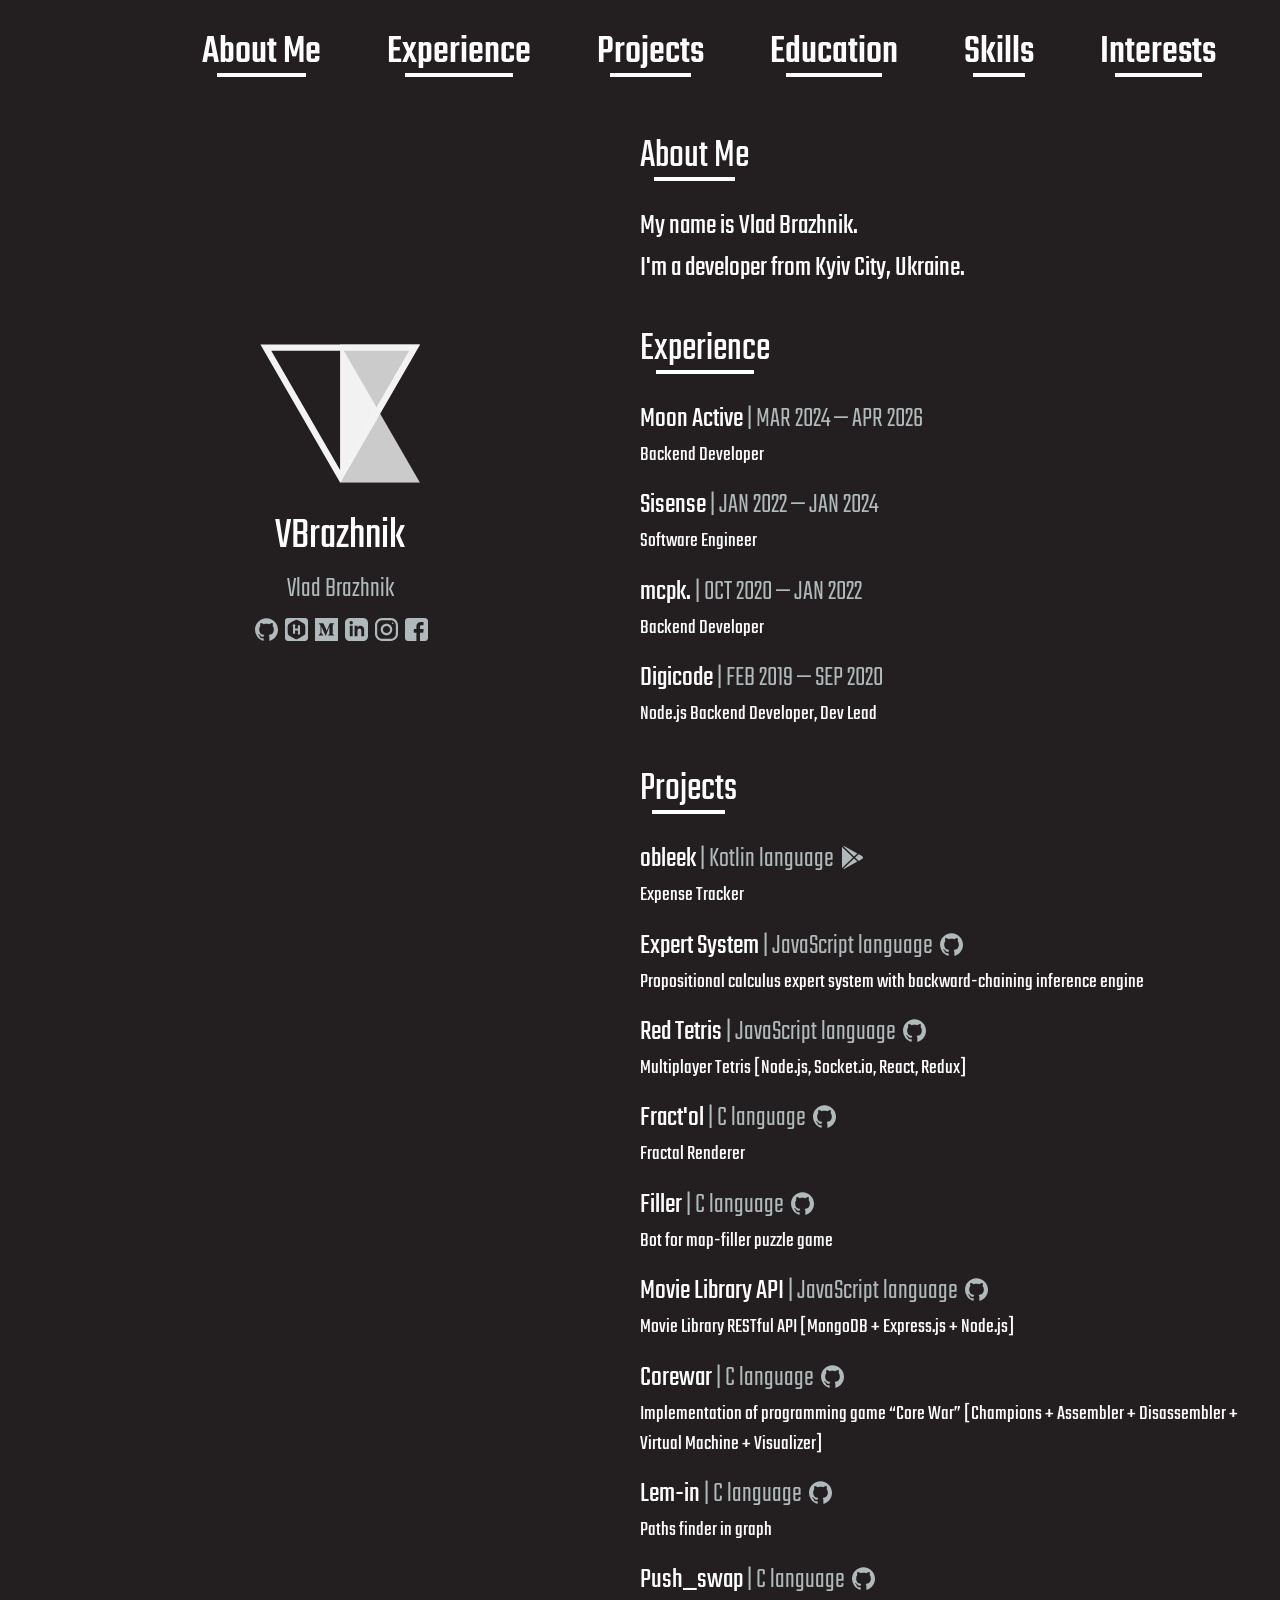
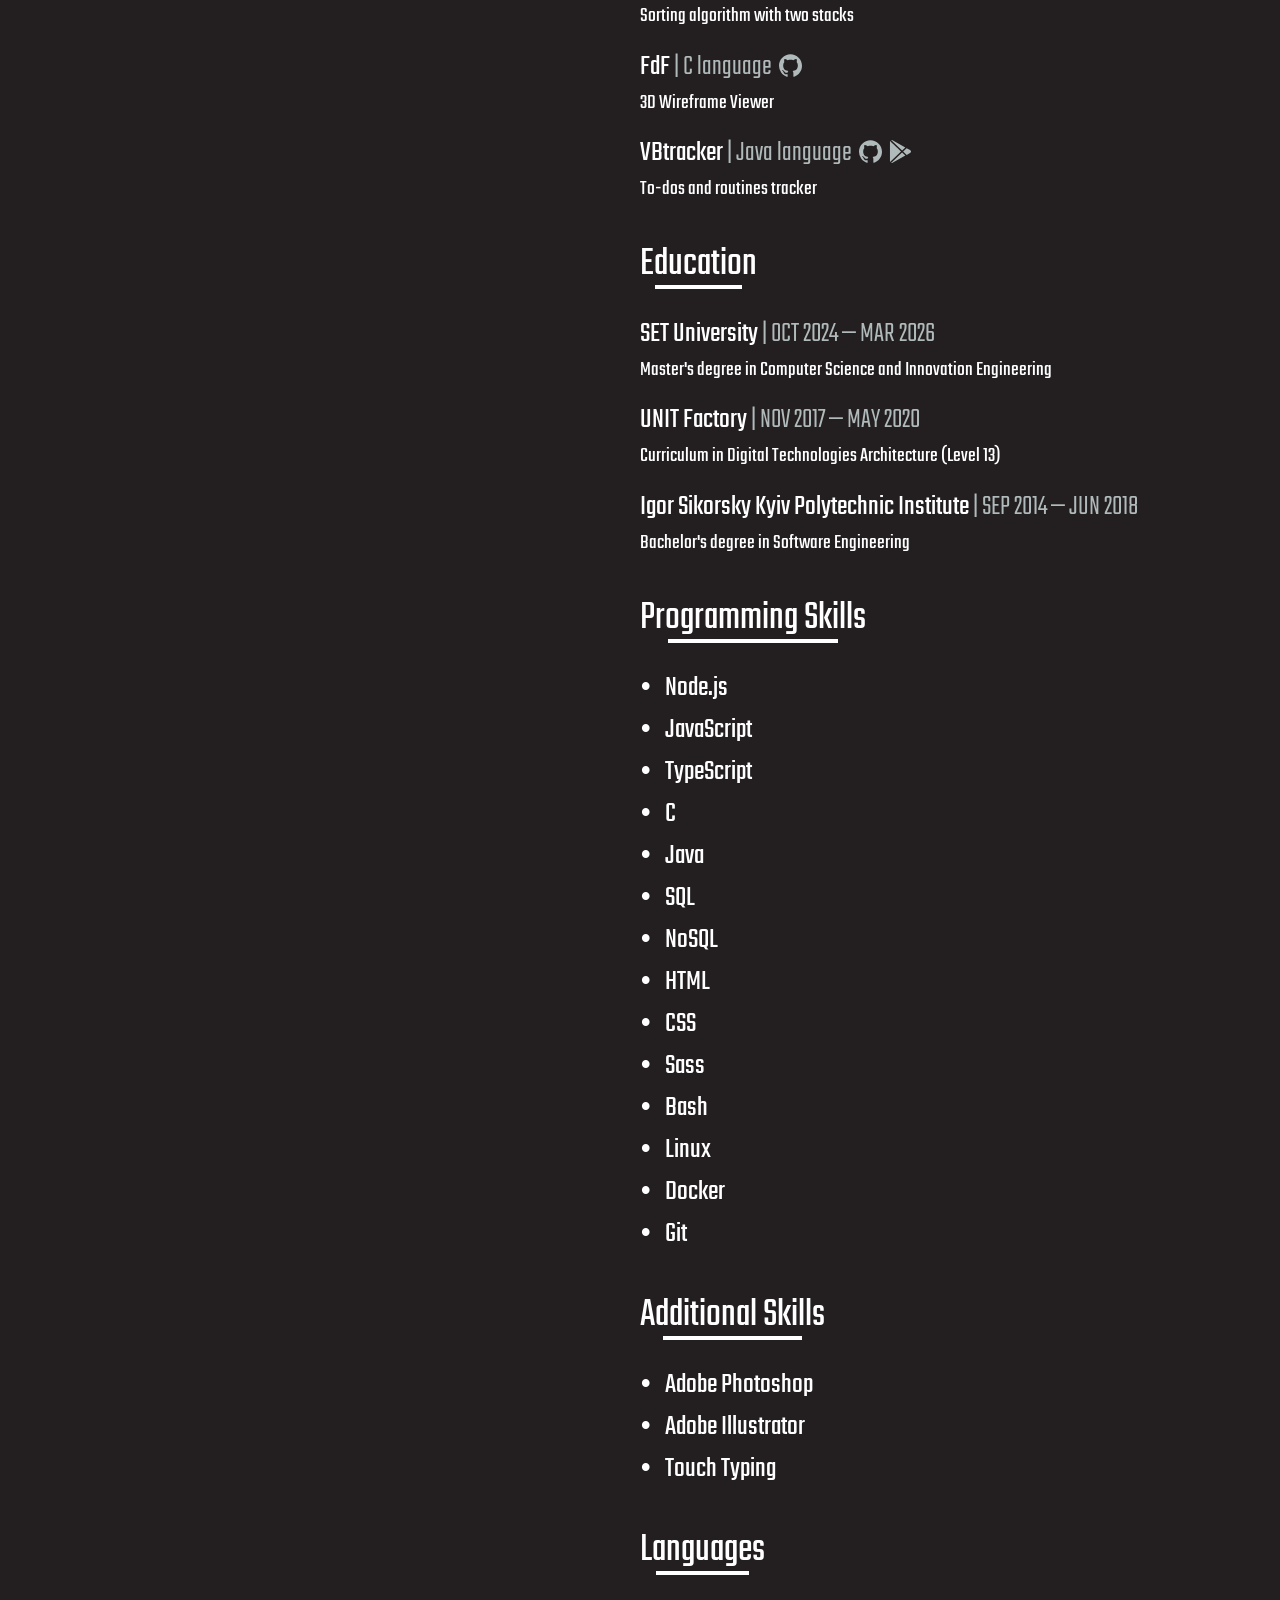
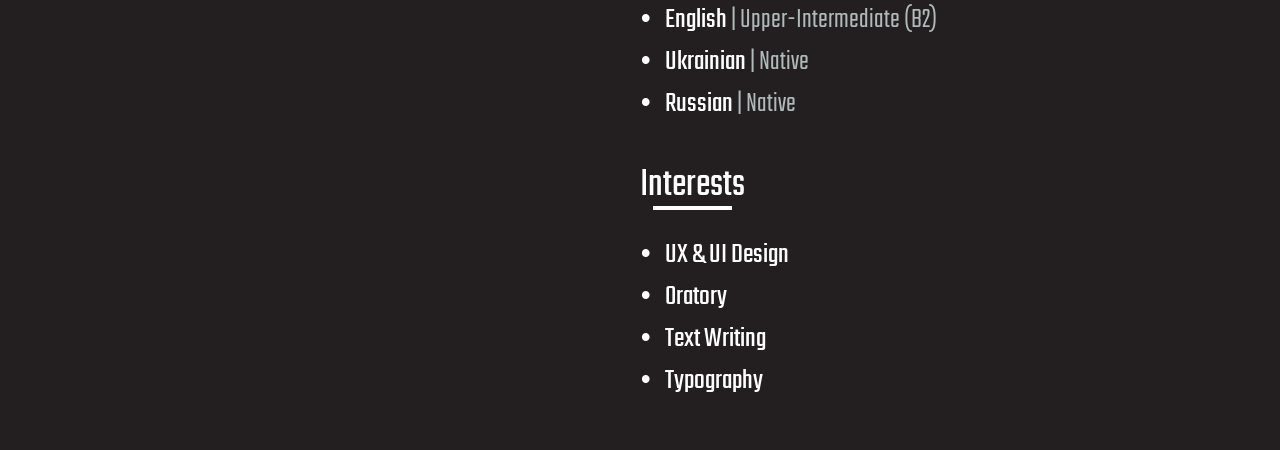
<file: index.html>
<!DOCTYPE html>

<html lang="en">

	<head>
		<!-- Charset -->
		<meta charset="utf-8"/>

		<!-- Favicon -->
		<link rel="apple-touch-icon" sizes="180x180" href="./favicon/apple-touch-icon.png"/>
		<link rel="icon" type="image/png" sizes="32x32" href="./favicon/favicon-32x32.png"/>
		<link rel="icon" type="image/png" sizes="16x16" href="./favicon/favicon-16x16.png"/>
		<link rel="manifest" href="./favicon/site.webmanifest"/>
		<link rel="mask-icon" href="./favicon/safari-pinned-tab.svg" color="#1D191A"/>
		<link rel="shortcut icon" href="./favicon/favicon.ico"/>
		<meta name="msapplication-TileColor" content="#1D191A"/>
		<meta name="msapplication-config" content="./favicon/browserconfig.xml"/>
		<meta name="theme-color" content="#FFFFFF"/>

		<!-- Style -->
		<link href="./css/reset.css" rel="stylesheet"/>
		<link href="./css/style.css" rel="stylesheet"/>

		<!-- Title -->
		<title>VBrazhnik</title>

	</head>

	<body>

		<header id="menu" class="scroll">
			<ul>
				<li>
					<a href="#about_me">About Me</a>
					<hr/>
				</li>
				<li>
					<a href="#experience">Experience</a>
					<hr/>
				</li>
				<li>
					<a href="#projects">Projects</a>
					<hr/>
				</li>
				<li>
					<a href="#education">Education</a>
					<hr/>
				</li>
				<li>
					<a href="#programming_skills">Skills</a>
					<hr/>
				</li>
				<li>
					<a href="#interests">Interests</a>
					<hr/>
				</li>
			</ul>
		</header>

		<div id="container">

			<div id="profile">
				<div id="profile_content">
					<img src="./images/logo.svg" id="logo" alt="Logo">
					<p id="name">VBrazhnik</p>
					<p><span class="light">Vlad Brazhnik</span></p>
					<p>
						<a href="https://github.com/VBrazhnik/"><span class="social github"/></a>
						<a href="https://www.hackerrank.com/VBrazhnik/"><span class="social hackerrank"/></a>
						<a href="https://medium.com/@vbrazhnik/"><span class="social medium"/></a>
						<a href="https://www.linkedin.com/in/vbrazhnik/"><span class="social linkedin"/></a>
						<a href="https://instagram.com/vbrazhnik.png/"><span class="social instagram"/></a>
						<a href="https://fb.com/vbrazhnik/"><span class="social fb"/></a>
					</p>
				</div>
			</div>

			<div id="main">

				<div class="title">
					<span class="anchor" id="about_me"></span>
					<h3>About Me</h3>
					<hr/>
				</div>

				<div class="content">
					<p>My name is Vlad Brazhnik.</p>
					<p>I'm a developer from Kyiv City, Ukraine.</p>
				</div>


				<div class="title">
					<span class="anchor" id="experience"></span>
					<h3>Experience</h3>
					<hr/>
				</div>

				<div class="content">
					<dl>
						<dt>Moon Active<span class="light"> | MAR 2024 &mdash; APR 2026</span></dt>
						<dd>Backend Developer</dd>
					</dl>

					<dl>
						<dt>Sisense<span class="light"> | JAN 2022 &mdash; JAN 2024</span></dt>
						<dd>Software Engineer</dd>
					</dl>

					<dl>
						<dt>mcpk.<span class="light"> | OCT 2020 &mdash; JAN 2022</span></dt>
						<dd>Backend Developer</dd>
					</dl>

					<dl>
						<dt>Digicode<span class="light"> | FEB 2019 &mdash; SEP 2020</span></dt>
						<dd>Node.js Backend Developer, Dev Lead</dd>
					</dl>
				</div>


				<div class="title">
					<span class="anchor" id="projects"></span>
					<h3>Projects</h3>
					<hr/>
				</div>

				<div class="content">
					<dl>
						<dt>obleek<span class="light"> | Kotlin language </span><a href="https://play.google.com/store/apps/details?id=com.vbrazhnik.obleek"><span class="social google-play"/></a></dt>
						<dd>Expense Tracker</dd>

						<dt>Expert System<span class="light"> | JavaScript language </span><a href="https://github.com/VBrazhnik/Expert-System"><span class="social github"/></a></dt>
						<dd>Propositional calculus expert system with backward-chaining inference engine</dd>

						<dt>Red Tetris<span class="light"> | JavaScript language </span><a href="https://github.com/VBrazhnik/Red-Tetris"><span class="social github"/></a></dt>
						<dd>Multiplayer Tetris [Node.js, Socket.io, React, Redux]</dd>

						<dt>Fract'ol<span class="light"> | C language </span><a href="https://github.com/VBrazhnik/Fract-ol"><span class="social github"/></a></dt>
						<dd>Fractal Renderer</dd>

						<dt>Filler<span class="light"> | C language </span><a href="https://github.com/VBrazhnik/Filler"><span class="social github"/></a></dt>
						<dd>Bot for map-filler puzzle game</dd>

						<dt>Movie Library API<span class="light"> | JavaScript language </span><a href="https://github.com/VBrazhnik/Movie-Library-API"><span class="social github"/></a></dt>
						<dd>Movie Library RESTful API [MongoDB + Express.js + Node.js]</dd>

						<dt>Corewar<span class="light"> | C language </span><a href="https://github.com/VBrazhnik/Corewar"><span class="social github"/></a></dt>
						<dd>Implementation of programming game “Core War” [Champions + Assembler + Disassembler + Virtual Machine + Visualizer]</dd>

						<dt>Lem-in<span class="light"> | C language </span><a href="https://github.com/VBrazhnik/Lem_in"><span class="social github"/></a></dt>
						<dd>Paths finder in graph</dd>

						<dt>Push_swap<span class="light"> | C language </span><a href="https://github.com/VBrazhnik/Push_swap"><span class="social github"/></a></dt>
						<dd>Sorting algorithm with two stacks</dd>

						<dt>FdF<span class="light"> | C language </span><a href="https://github.com/VBrazhnik/FdF"><span class="social github"/></a></dt>
						<dd>3D Wireframe Viewer</dd>

						<dt>VBtracker<span class="light"> | Java language </span><a href="https://github.com/VBrazhnik/VBtracker"><span class="social github"/></a> <a href="https://play.google.com/store/apps/details?id=com.vb.tracker.free"><span class="social google-play"/></a></dt>
						<dd>To-dos and routines tracker</dd>
					</dl>
				</div>


				<div class="title">
					<span class="anchor" id="education"></span>
					<h3>Education</h3>
					<hr/>
				</div>

				<div class="content">
					<dl>
						<dt>SET University<span class="light"> | OCT 2024 &mdash; MAR 2026</span></dt>
						<dd>Master's degree in Computer Science and Innovation Engineering</dd>
						<dt>UNIT Factory<span class="light"> | NOV 2017 &mdash; MAY 2020</span></dt>
						<dd>Curriculum in Digital Technologies Architecture (Level 13)</dd>
						<dt>Igor Sikorsky Kyiv Polytechnic Institute<span class="light"> | SEP 2014 &mdash; JUN 2018</span></dt>
						<dd>Bachelor's degree in Software Engineering</dd>
					</dl>
				</div>


				<div class="title">
					<span class="anchor" id="programming_skills"></span>
					<h3>Programming Skills</h3>
					<hr/>
				</div>

				<div class="content">
					<ul>
						<li>
							<p>Node.js</p>
						</li>
						<li>
							<p>JavaScript</p>
						</li>
						<li>
							<p>TypeScript</p>
						</li>
						<li>
							<p>C</p>
						</li>
						<li>
							<p>Java</p>
						</li>
						<li>
							<p>SQL</p>
						</li>
						<li>
							<p>NoSQL</p>
						</li>
						<li>
							<p>HTML</p>
						</li>
						<li>
							<p>CSS</p>
						</li>
						<li>
							<p>Sass</p>
						</li>
						<li>
							<p>Bash</p>
						</li>
						<li>
							<p>Linux</p>
						</li>
						<li>
							<p>Docker</p>
						</li>
						<li>
							<p>Git</p>
						</li>
					</ul>
				</div>


				<div class="title">
					<span class="anchor" id="additional_skills"></span>
					<h3>Additional Skills</h3>
					<hr/>
				</div>

				<div class="content">
					<ul>
						<li>
							<p>Adobe Photoshop</p>
						</li>
						<li>
							<p>Adobe Illustrator</p>
						</li>
						<li>
							<p>Touch Typing</p>
						</li>
					</ul>
				</div>


				<div class="title">
					<span class="anchor" id="languages"></span>
					<h3>Languages</h3>
					<hr/>
				</div>

				<div class="content">
					<ul>
						<li>
							<p>English<span class="light"> | Upper-Intermediate (B2)</span></p>
						</li>
						<li>
							<p>Ukrainian<span class="light"> | Native</span></p>
						</li>
						<li>
							<p>Russian<span class="light"> | Native</span></p>
						</li>
					</ul>
				</div>


				<div class="title">
					<span class="anchor" id="interests"></span>
					<h3>Interests</h3>
					<hr/>
				</div>

				<div class="content">
					<ul>
						<li>
							<p>UX &amp; UI Design</p>
						</li>
						<li>
							<p>Oratory</p>
						</li>
						<li>
							<p>Text Writing</p>
						</li>
						<li>
							<p>Typography</p>
						</li>
					</ul>
				</div>

				<div id="footer"/>

			</div>

		</div>

	</body>

</html>
</file>
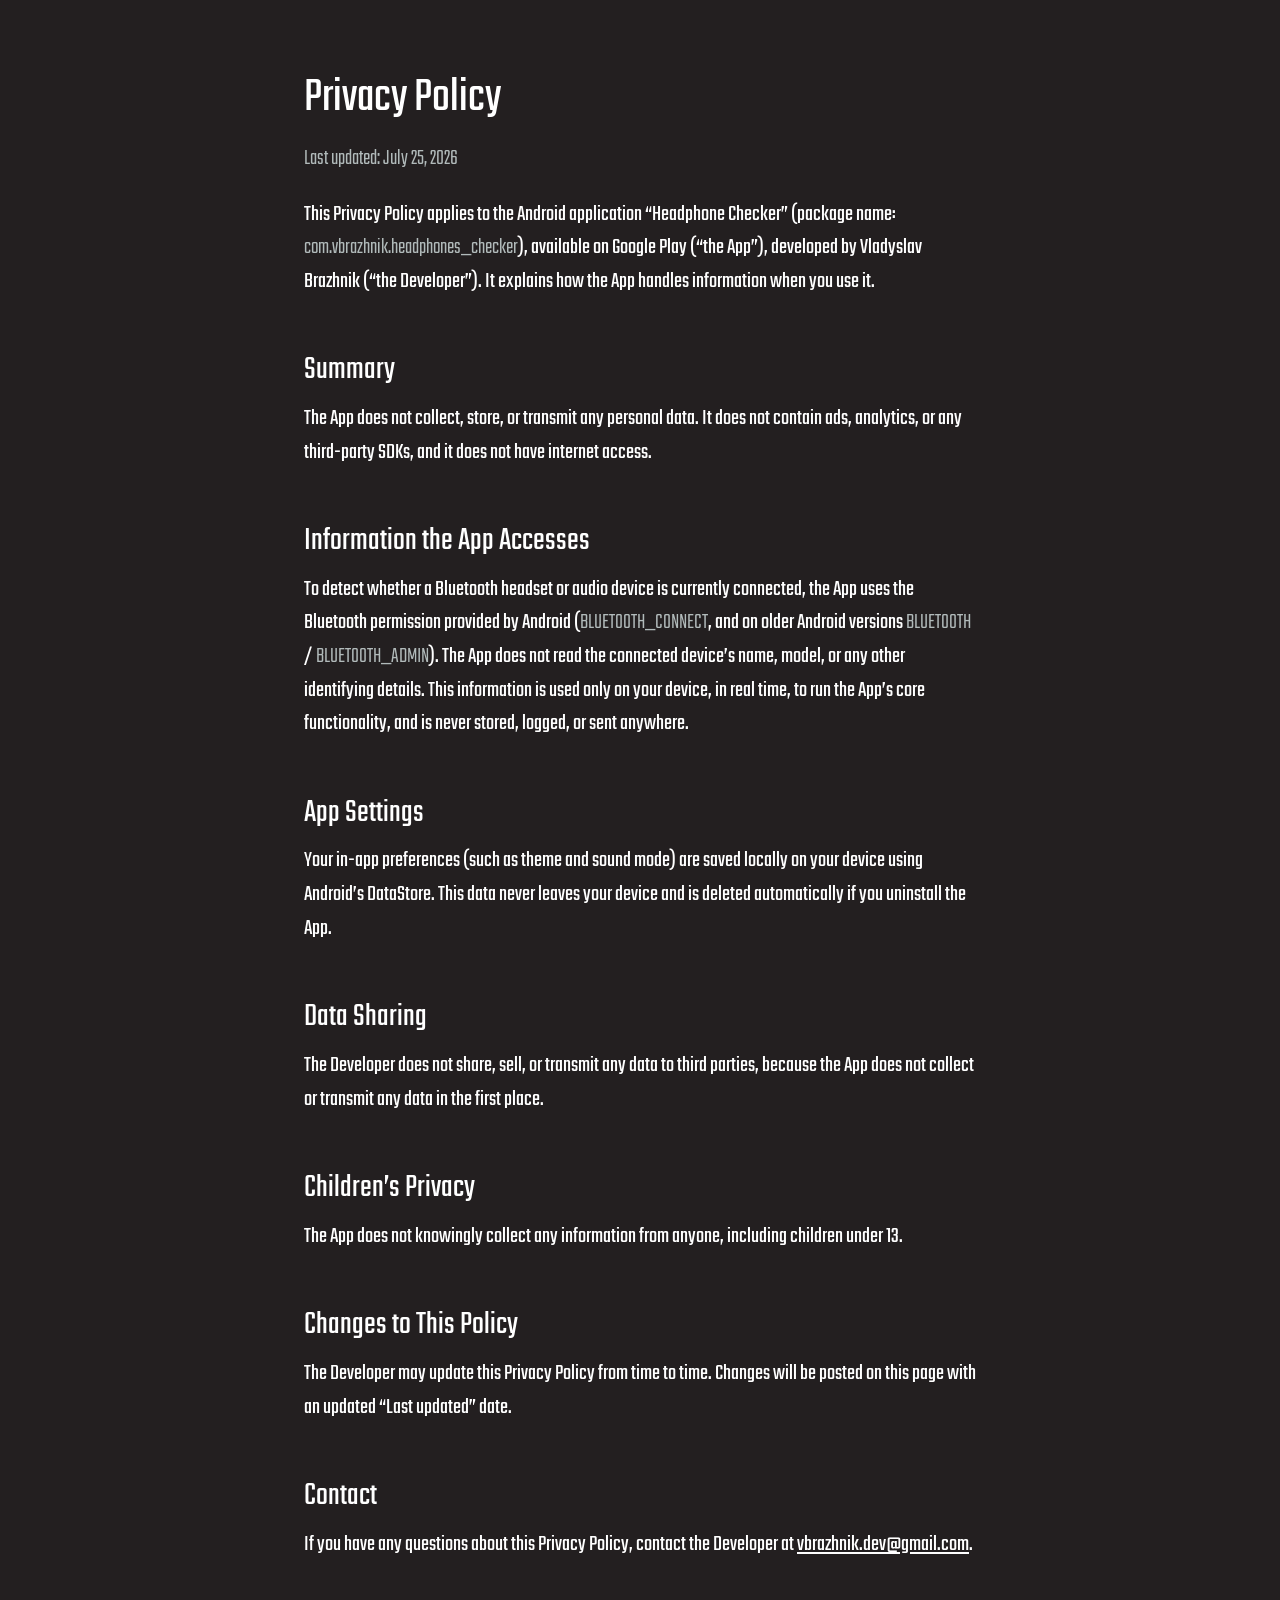
<file: privacy-policy/headphones-checker/index.html>
<!DOCTYPE html>

<html lang="en">

	<head>
		<!-- Charset -->
		<meta charset="utf-8"/>
		<meta name="robots" content="noindex, nofollow"/>

		<!-- Favicon -->
		<link rel="apple-touch-icon" sizes="180x180" href="../../favicon/apple-touch-icon.png"/>
		<link rel="icon" type="image/png" sizes="32x32" href="../../favicon/favicon-32x32.png"/>
		<link rel="icon" type="image/png" sizes="16x16" href="../../favicon/favicon-16x16.png"/>
		<link rel="manifest" href="../../favicon/site.webmanifest"/>
		<link rel="mask-icon" href="../../favicon/safari-pinned-tab.svg" color="#1D191A"/>
		<link rel="shortcut icon" href="../../favicon/favicon.ico"/>
		<meta name="msapplication-TileColor" content="#1D191A"/>
		<meta name="msapplication-config" content="../../favicon/browserconfig.xml"/>
		<meta name="theme-color" content="#FFFFFF"/>

		<!-- Style -->
		<link href="../../css/reset.css" rel="stylesheet"/>
		<link href="../../css/style.css" rel="stylesheet"/>

		<!-- Title -->
		<title>Privacy Policy | Headphone Checker</title>

		<style>
			#policy {
				max-width: 46em;
				margin: 0 auto;
				padding: 4em 2em 6em;
			}

			#policy h1 {
				font-size: 3em;
				margin-bottom: 0.2em;
			}

			#policy h2 {
				font-size: 2em;
				margin-top: 1.5em;
				margin-bottom: 0.3em;
			}

			#policy p,
			#policy li {
				font-size: 1.4em;
				line-height: 1.5;
			}

			#policy p {
				margin-bottom: 1em;
			}

			#policy ul {
				margin: 0.5em 0 0.5em 1.5em;
			}

			#policy ul li {
				list-style: disc;
				margin-bottom: 0.3em;
			}

			#policy a {
				color: #ffffff;
			}

			@media only screen and (max-device-width: 600px) {
				#policy h1 {
					font-size: 5em;
				}

				#policy h2 {
					font-size: 3.5em;
				}

				#policy p,
				#policy li {
					font-size: 3em;
				}
			}
		</style>

	</head>

	<body>

		<div id="policy">

			<h1>Privacy Policy</h1>
			<p class="light">Last updated: July 25, 2026</p>

			<p>
				This Privacy Policy applies to the Android application “Headphone Checker”
				(package name: <span class="light">com.vbrazhnik.headphones_checker</span>),
				available on Google Play (“the App”), developed by Vladyslav Brazhnik (“the
				Developer”). It explains how the App handles information when you use it.
			</p>

			<h2>Summary</h2>
			<p>
				The App does not collect, store, or transmit any personal data. It does not
				contain ads, analytics, or any third-party SDKs, and it does not have internet
				access.
			</p>

			<h2>Information the App Accesses</h2>
			<p>
				To detect whether a Bluetooth headset or audio device is currently connected, the
				App uses the Bluetooth permission provided by Android
				(<span class="light">BLUETOOTH_CONNECT</span>, and on older Android versions
				<span class="light">BLUETOOTH</span> / <span class="light">BLUETOOTH_ADMIN</span>).
				The App does not read the connected device’s name, model, or any other identifying
				details. This information is used only on your device, in real time, to run the
				App’s core functionality, and is never stored, logged, or sent anywhere.
			</p>

			<h2>App Settings</h2>
			<p>
				Your in-app preferences (such as theme and sound mode) are saved locally on your
				device using Android’s DataStore. This data never leaves your device and is
				deleted automatically if you uninstall the App.
			</p>

			<h2>Data Sharing</h2>
			<p>
				The Developer does not share, sell, or transmit any data to third parties, because
				the App does not collect or transmit any data in the first place.
			</p>

			<h2>Children’s Privacy</h2>
			<p>
				The App does not knowingly collect any information from anyone, including
				children under 13.
			</p>

			<h2>Changes to This Policy</h2>
			<p>
				The Developer may update this Privacy Policy from time to time. Changes will be
				posted on this page with an updated “Last updated” date.
			</p>

			<h2>Contact</h2>
			<p>
				If you have any questions about this Privacy Policy, contact the Developer at
				<a href="mailto:vbrazhnik.dev@gmail.com">vbrazhnik.dev@gmail.com</a>.
			</p>

		</div>

	</body>

</html>
</file>
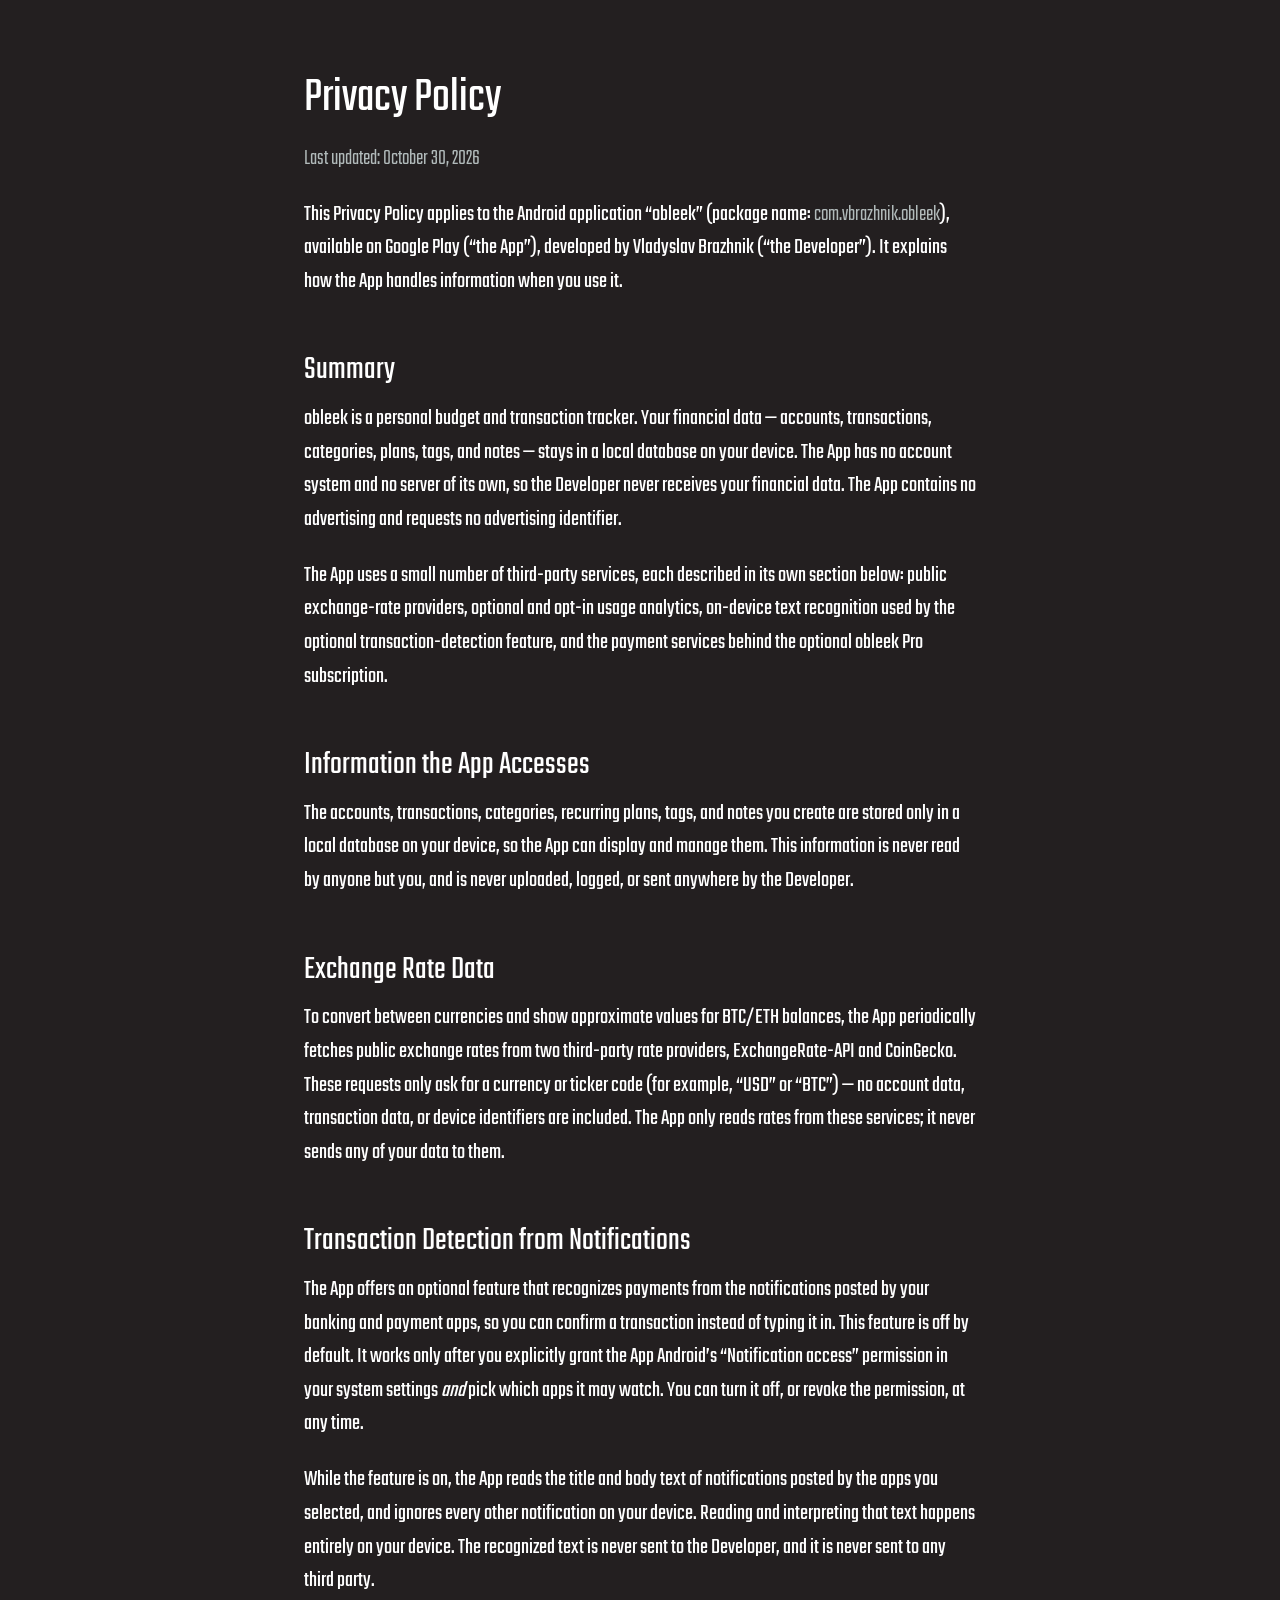
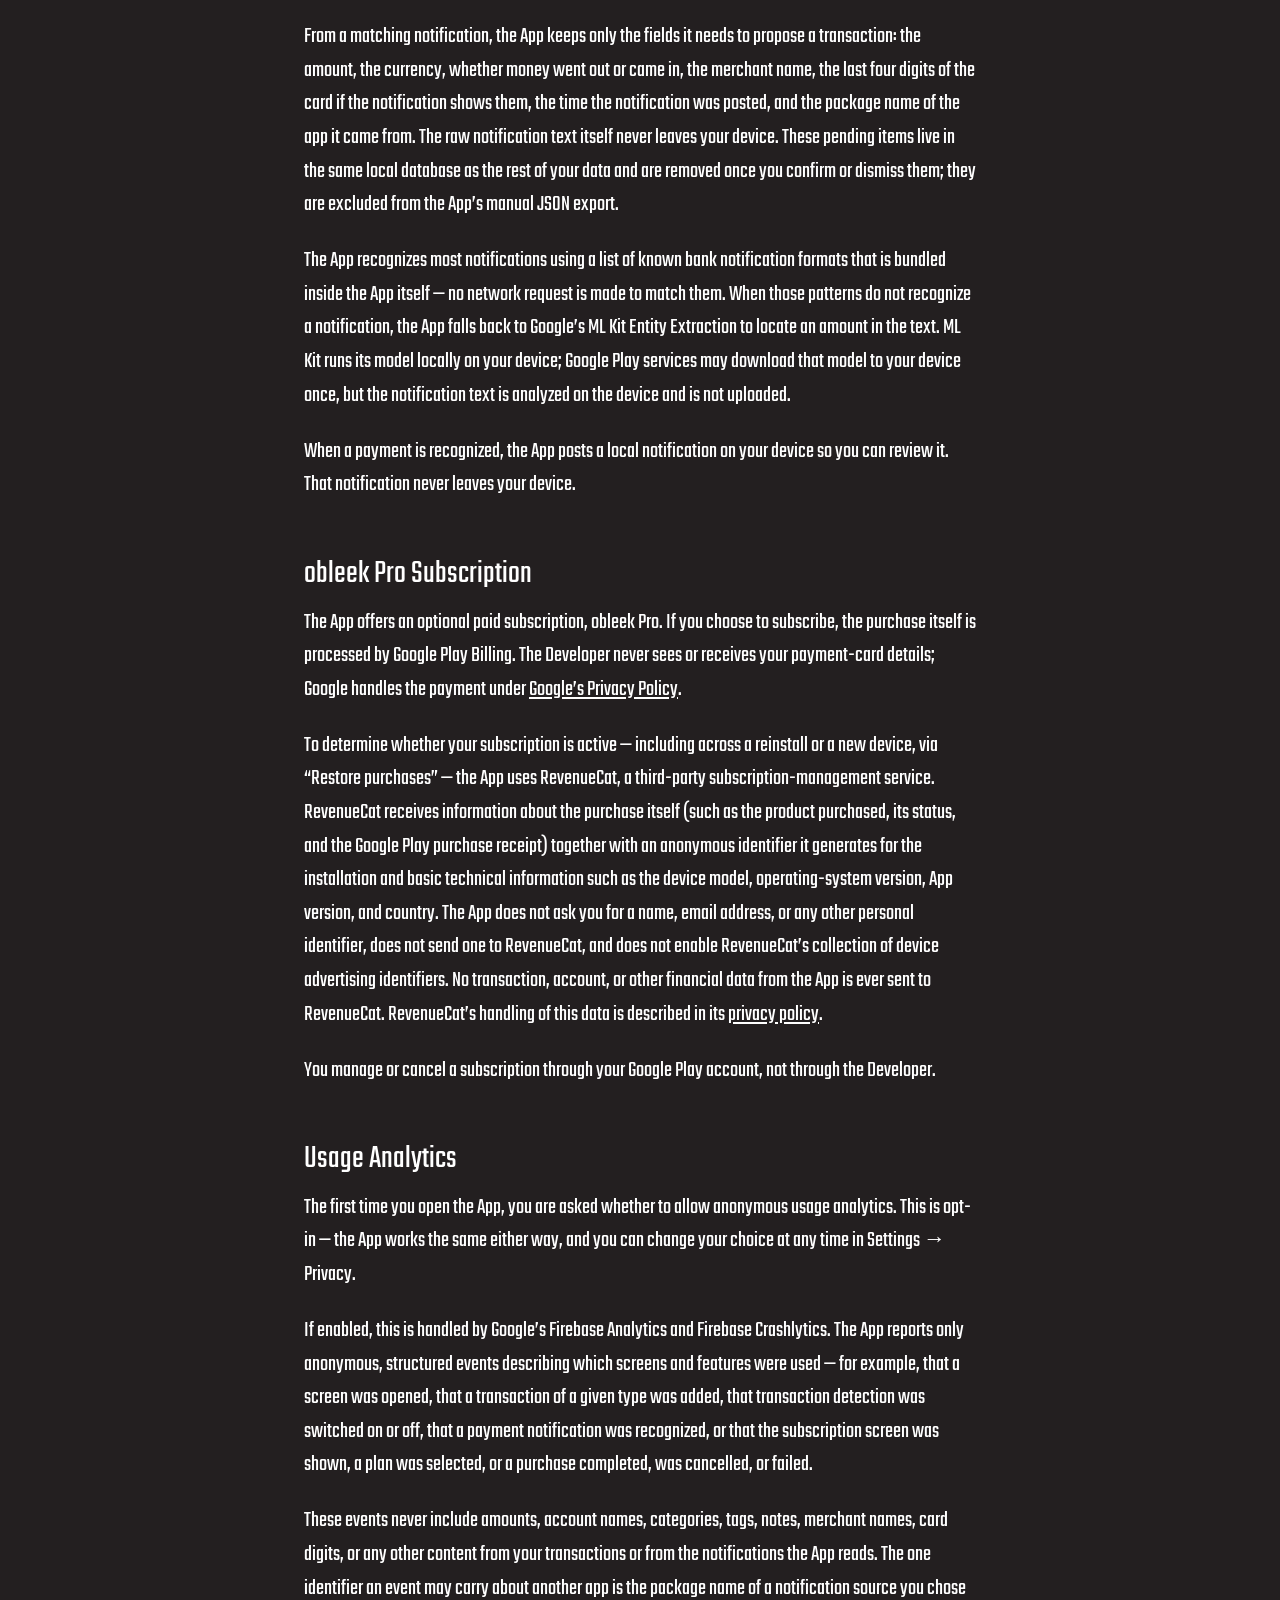
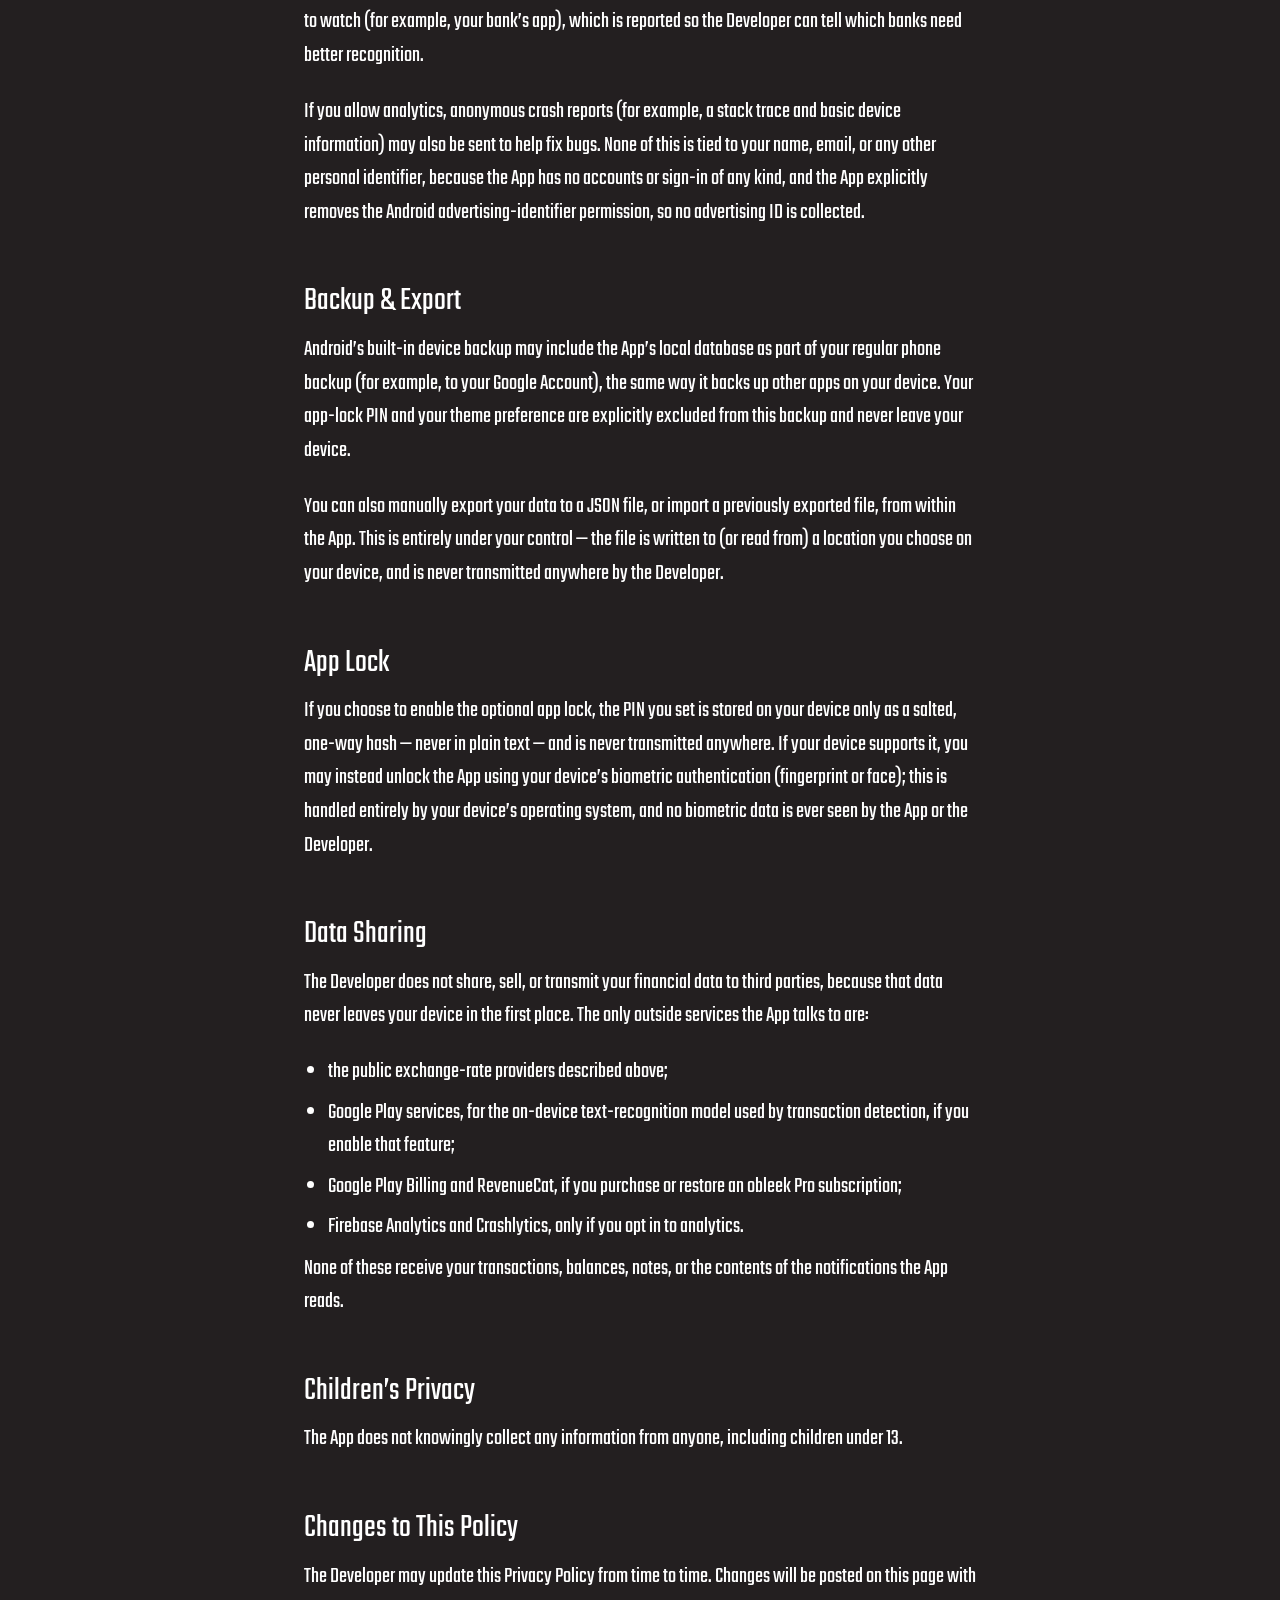
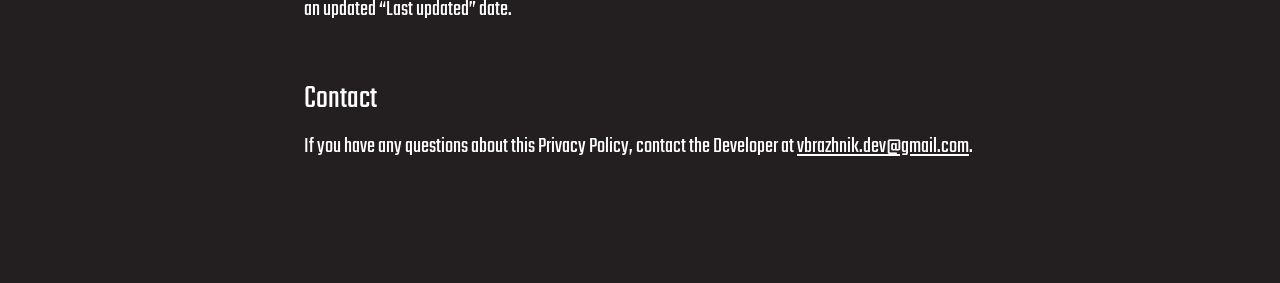
<file: privacy-policy/obleek/index.html>
<!DOCTYPE html>

<html lang="en">

	<head>
		<!-- Charset -->
		<meta charset="utf-8"/>
		<meta name="robots" content="noindex, nofollow"/>

		<!-- Favicon -->
		<link rel="apple-touch-icon" sizes="180x180" href="../../favicon/apple-touch-icon.png"/>
		<link rel="icon" type="image/png" sizes="32x32" href="../../favicon/favicon-32x32.png"/>
		<link rel="icon" type="image/png" sizes="16x16" href="../../favicon/favicon-16x16.png"/>
		<link rel="manifest" href="../../favicon/site.webmanifest"/>
		<link rel="mask-icon" href="../../favicon/safari-pinned-tab.svg" color="#1D191A"/>
		<link rel="shortcut icon" href="../../favicon/favicon.ico"/>
		<meta name="msapplication-TileColor" content="#1D191A"/>
		<meta name="msapplication-config" content="../../favicon/browserconfig.xml"/>
		<meta name="theme-color" content="#FFFFFF"/>

		<!-- Style -->
		<link href="../../css/reset.css" rel="stylesheet"/>
		<link href="../../css/style.css" rel="stylesheet"/>

		<!-- Title -->
		<title>Privacy Policy | obleek</title>

		<style>
			#policy {
				max-width: 46em;
				margin: 0 auto;
				padding: 4em 2em 6em;
			}

			#policy h1 {
				font-size: 3em;
				margin-bottom: 0.2em;
			}

			#policy h2 {
				font-size: 2em;
				margin-top: 1.5em;
				margin-bottom: 0.3em;
			}

			#policy p,
			#policy li {
				font-size: 1.4em;
				line-height: 1.5;
			}

			#policy p {
				margin-bottom: 1em;
			}

			#policy ul {
				margin: 0.5em 0 0.5em 1.5em;
			}

			#policy ul li {
				list-style: disc;
				margin-bottom: 0.3em;
			}

			#policy a {
				color: #ffffff;
			}

			@media only screen and (max-device-width: 600px) {
				#policy h1 {
					font-size: 5em;
				}

				#policy h2 {
					font-size: 3.5em;
				}

				#policy p,
				#policy li {
					font-size: 3em;
				}
			}
		</style>

	</head>

	<body>

		<div id="policy">

			<h1>Privacy Policy</h1>
			<p class="light">Last updated: October 30, 2026</p>

			<p>
				This Privacy Policy applies to the Android application “obleek”
				(package name: <span class="light">com.vbrazhnik.obleek</span>),
				available on Google Play (“the App”), developed by Vladyslav Brazhnik (“the
				Developer”). It explains how the App handles information when you use it.
			</p>

			<h2>Summary</h2>
			<p>
				obleek is a personal budget and transaction tracker. Your financial data — accounts,
				transactions, categories, plans, tags, and notes — stays in a local database on your
				device. The App has no account system and no server of its own, so the Developer never
				receives your financial data. The App contains no advertising and requests no
				advertising identifier.
			</p>
			<p>
				The App uses a small number of third-party services, each described in its own section
				below: public exchange-rate providers, optional and opt-in usage analytics, on-device
				text recognition used by the optional transaction-detection feature, and the payment
				services behind the optional obleek Pro subscription.
			</p>

			<h2>Information the App Accesses</h2>
			<p>
				The accounts, transactions, categories, recurring plans, tags, and notes you
				create are stored only in a local database on your device, so the App can display
				and manage them. This information is never read by anyone but you, and is never
				uploaded, logged, or sent anywhere by the Developer.
			</p>

			<h2>Exchange Rate Data</h2>
			<p>
				To convert between currencies and show approximate values for BTC/ETH balances,
				the App periodically fetches public exchange rates from two third-party rate
				providers, ExchangeRate-API and CoinGecko. These requests only ask for a currency
				or ticker code (for example, “USD” or “BTC”) — no account data, transaction data,
				or device identifiers are included. The App only reads rates from these services;
				it never sends any of your data to them.
			</p>

			<h2>Transaction Detection from Notifications</h2>
			<p>
				The App offers an optional feature that recognizes payments from the notifications
				posted by your banking and payment apps, so you can confirm a transaction instead of
				typing it in. This feature is off by default. It works only after you explicitly
				grant the App Android’s “Notification access” permission in your system settings
				<em>and</em> pick which apps it may watch. You can turn it off, or revoke the
				permission, at any time.
			</p>
			<p>
				While the feature is on, the App reads the title and body text of notifications posted
				by the apps you selected, and ignores every other notification on your device. Reading
				and interpreting that text happens entirely on your device. The recognized text is
				never sent to the Developer, and it is never sent to any third party.
			</p>
			<p>
				From a matching notification, the App keeps only the fields it needs to propose a
				transaction: the amount, the currency, whether money went out or came in, the merchant
				name, the last four digits of the card if the notification shows them, the time the
				notification was posted, and the package name of the app it came from. The raw
				notification text itself never leaves your device. These pending items live in the
				same local database as the rest of your data and are removed once you confirm or
				dismiss them; they are excluded from the App’s manual JSON export.
			</p>
			<p>
				The App recognizes most notifications using a list of known bank notification formats
				that is bundled inside the App itself — no network request is made to match them. When
				those patterns do not recognize a notification, the App falls back to Google’s ML Kit
				Entity Extraction to locate an amount in the text. ML Kit runs its model locally on
				your device; Google Play services may download that model to your device once, but the
				notification text is analyzed on the device and is not uploaded.
			</p>
			<p>
				When a payment is recognized, the App posts a local notification on your device so you
				can review it. That notification never leaves your device.
			</p>

			<h2>obleek Pro Subscription</h2>
			<p>
				The App offers an optional paid subscription, obleek Pro. If you choose to subscribe,
				the purchase itself is processed by Google Play Billing. The Developer never sees or
				receives your payment-card details; Google handles the payment under
				<a href="https://policies.google.com/privacy">Google’s Privacy Policy</a>.
			</p>
			<p>
				To determine whether your subscription is active — including across a reinstall or a
				new device, via “Restore purchases” — the App uses RevenueCat, a third-party
				subscription-management service. RevenueCat receives information about the purchase
				itself (such as the product purchased, its status, and the Google Play purchase
				receipt) together with an anonymous identifier it generates for the installation and
				basic technical information such as the device model, operating-system version, App
				version, and country. The App does not ask you for a name, email address, or any other
				personal identifier, does not send one to RevenueCat, and does not enable RevenueCat’s
				collection of device advertising identifiers. No transaction, account, or other
				financial data from the App is ever sent to RevenueCat. RevenueCat’s handling of this
				data is described in its
				<a href="https://www.revenuecat.com/privacy/">privacy policy</a>.
			</p>
			<p>
				You manage or cancel a subscription through your Google Play account, not through the
				Developer.
			</p>

			<h2>Usage Analytics</h2>
			<p>
				The first time you open the App, you are asked whether to allow anonymous usage
				analytics. This is opt-in — the App works the same either way, and you can change
				your choice at any time in Settings → Privacy.
			</p>
			<p>
				If enabled, this is handled by Google’s Firebase Analytics and Firebase
				Crashlytics. The App reports only anonymous, structured events describing which
				screens and features were used — for example, that a screen was opened, that a
				transaction of a given type was added, that transaction detection was switched on or
				off, that a payment notification was recognized, or that the subscription screen was
				shown, a plan was selected, or a purchase completed, was cancelled, or failed.
			</p>
			<p>
				These events never include amounts, account names, categories, tags, notes, merchant
				names, card digits, or any other content from your transactions or from the
				notifications the App reads. The one identifier an event may carry about another app is
				the package name of a notification source you chose to watch (for example, your bank’s
				app), which is reported so the Developer can tell which banks need better recognition.
			</p>
			<p>
				If you allow analytics, anonymous crash reports (for example, a stack trace and basic
				device information) may also be sent to help fix bugs. None of this is tied to your
				name, email, or any other personal identifier, because the App has no accounts or
				sign-in of any kind, and the App explicitly removes the Android advertising-identifier
				permission, so no advertising ID is collected.
			</p>

			<h2>Backup &amp; Export</h2>
			<p>
				Android’s built-in device backup may include the App’s local database as part of
				your regular phone backup (for example, to your Google Account), the same way it
				backs up other apps on your device. Your app-lock PIN and your theme preference
				are explicitly excluded from this backup and never leave your device.
			</p>
			<p>
				You can also manually export your data to a JSON file, or import a previously
				exported file, from within the App. This is entirely under your control — the
				file is written to (or read from) a location you choose on your device, and is
				never transmitted anywhere by the Developer.
			</p>

			<h2>App Lock</h2>
			<p>
				If you choose to enable the optional app lock, the PIN you set is stored on your
				device only as a salted, one-way hash — never in plain text — and is never
				transmitted anywhere. If your device supports it, you may instead unlock the App
				using your device’s biometric authentication (fingerprint or face); this is
				handled entirely by your device’s operating system, and no biometric data is ever
				seen by the App or the Developer.
			</p>

			<h2>Data Sharing</h2>
			<p>
				The Developer does not share, sell, or transmit your financial data to third
				parties, because that data never leaves your device in the first place. The only
				outside services the App talks to are:
			</p>
			<ul>
				<li>the public exchange-rate providers described above;</li>
				<li>Google Play services, for the on-device text-recognition model used by
					transaction detection, if you enable that feature;</li>
				<li>Google Play Billing and RevenueCat, if you purchase or restore an obleek Pro
					subscription;</li>
				<li>Firebase Analytics and Crashlytics, only if you opt in to analytics.</li>
			</ul>
			<p>
				None of these receive your transactions, balances, notes, or the contents of the
				notifications the App reads.
			</p>

			<h2>Children’s Privacy</h2>
			<p>
				The App does not knowingly collect any information from anyone, including
				children under 13.
			</p>

			<h2>Changes to This Policy</h2>
			<p>
				The Developer may update this Privacy Policy from time to time. Changes will be
				posted on this page with an updated “Last updated” date.
			</p>

			<h2>Contact</h2>
			<p>
				If you have any questions about this Privacy Policy, contact the Developer at
				<a href="mailto:vbrazhnik.dev@gmail.com">vbrazhnik.dev@gmail.com</a>.
			</p>

		</div>

	</body>

</html>
</file>
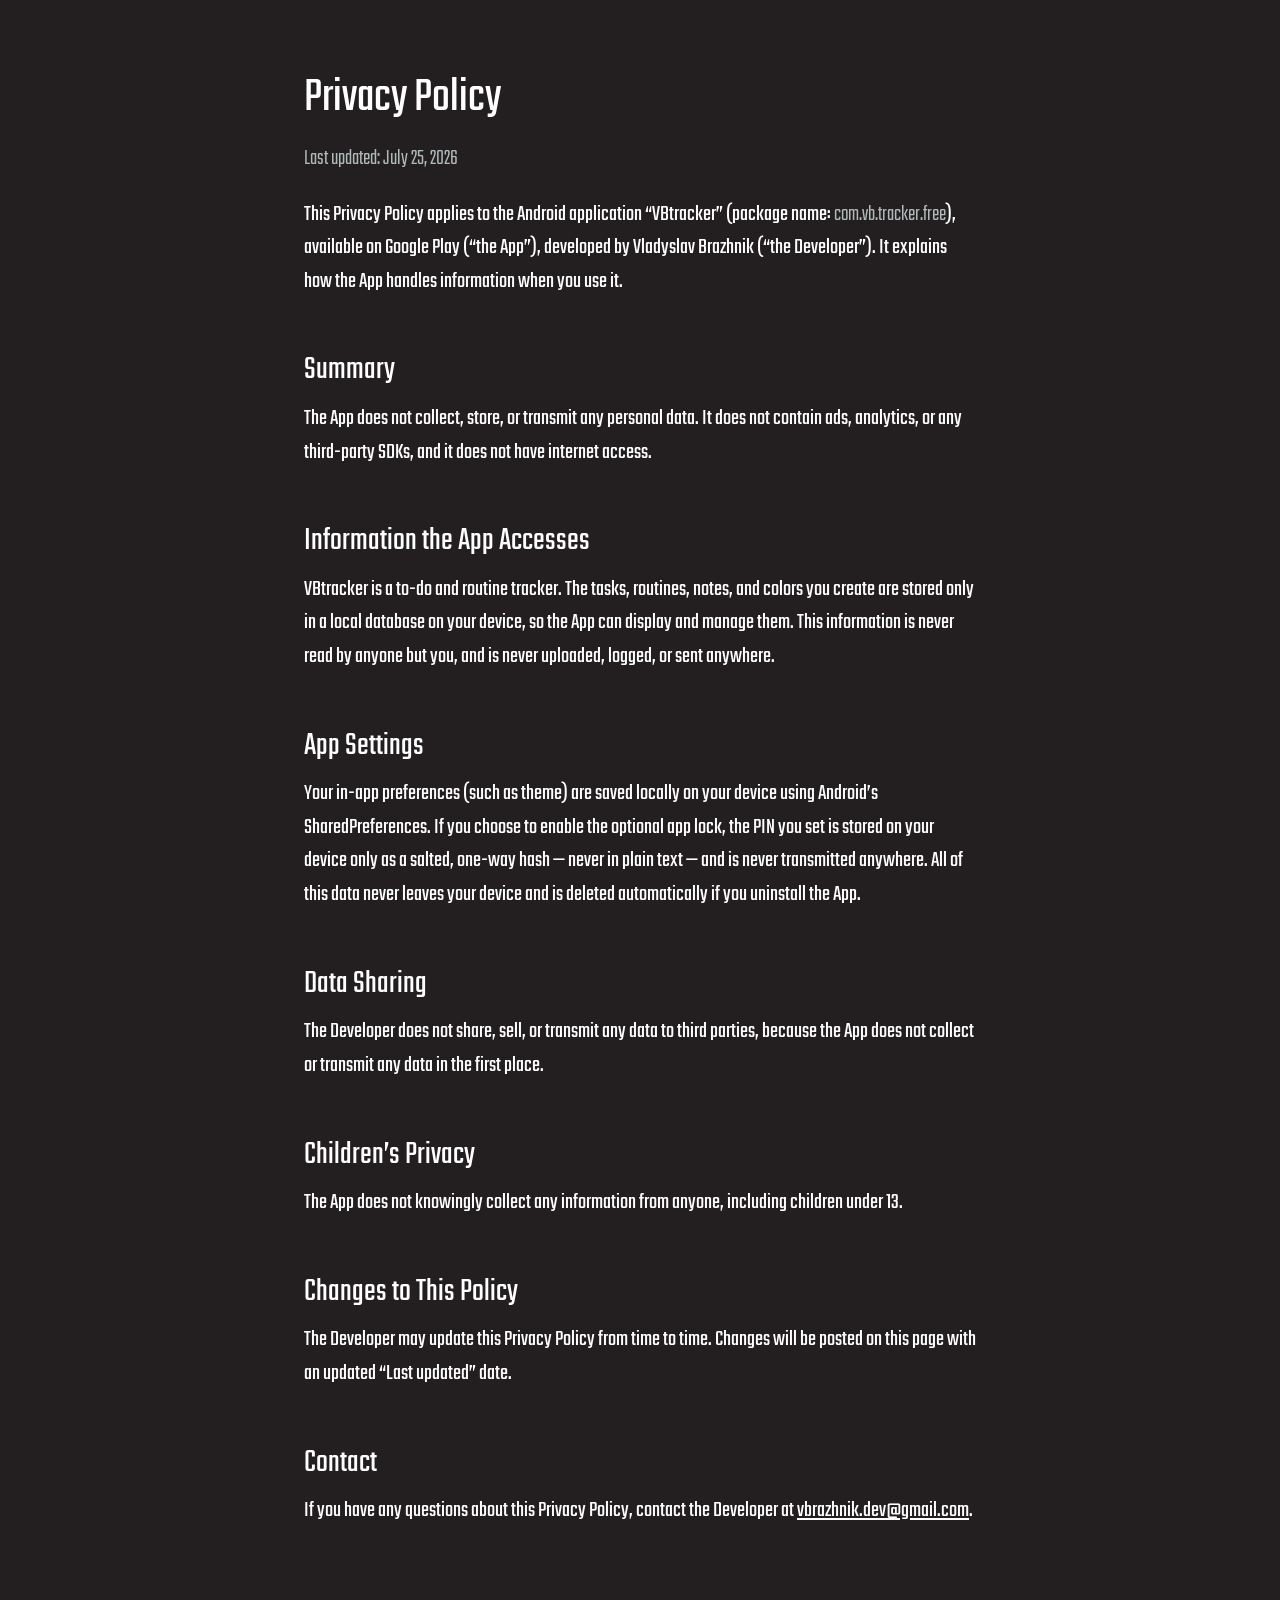
<file: privacy-policy/vb-tracker/index.html>
<!DOCTYPE html>

<html lang="en">

	<head>
		<!-- Charset -->
		<meta charset="utf-8"/>
		<meta name="robots" content="noindex, nofollow"/>

		<!-- Favicon -->
		<link rel="apple-touch-icon" sizes="180x180" href="../../favicon/apple-touch-icon.png"/>
		<link rel="icon" type="image/png" sizes="32x32" href="../../favicon/favicon-32x32.png"/>
		<link rel="icon" type="image/png" sizes="16x16" href="../../favicon/favicon-16x16.png"/>
		<link rel="manifest" href="../../favicon/site.webmanifest"/>
		<link rel="mask-icon" href="../../favicon/safari-pinned-tab.svg" color="#1D191A"/>
		<link rel="shortcut icon" href="../../favicon/favicon.ico"/>
		<meta name="msapplication-TileColor" content="#1D191A"/>
		<meta name="msapplication-config" content="../../favicon/browserconfig.xml"/>
		<meta name="theme-color" content="#FFFFFF"/>

		<!-- Style -->
		<link href="../../css/reset.css" rel="stylesheet"/>
		<link href="../../css/style.css" rel="stylesheet"/>

		<!-- Title -->
		<title>Privacy Policy | VBtracker</title>

		<style>
			#policy {
				max-width: 46em;
				margin: 0 auto;
				padding: 4em 2em 6em;
			}

			#policy h1 {
				font-size: 3em;
				margin-bottom: 0.2em;
			}

			#policy h2 {
				font-size: 2em;
				margin-top: 1.5em;
				margin-bottom: 0.3em;
			}

			#policy p,
			#policy li {
				font-size: 1.4em;
				line-height: 1.5;
			}

			#policy p {
				margin-bottom: 1em;
			}

			#policy ul {
				margin: 0.5em 0 0.5em 1.5em;
			}

			#policy ul li {
				list-style: disc;
				margin-bottom: 0.3em;
			}

			#policy a {
				color: #ffffff;
			}

			@media only screen and (max-device-width: 600px) {
				#policy h1 {
					font-size: 5em;
				}

				#policy h2 {
					font-size: 3.5em;
				}

				#policy p,
				#policy li {
					font-size: 3em;
				}
			}
		</style>

	</head>

	<body>

		<div id="policy">

			<h1>Privacy Policy</h1>
			<p class="light">Last updated: July 25, 2026</p>

			<p>
				This Privacy Policy applies to the Android application “VBtracker”
				(package name: <span class="light">com.vb.tracker.free</span>),
				available on Google Play (“the App”), developed by Vladyslav Brazhnik (“the
				Developer”). It explains how the App handles information when you use it.
			</p>

			<h2>Summary</h2>
			<p>
				The App does not collect, store, or transmit any personal data. It does not
				contain ads, analytics, or any third-party SDKs, and it does not have internet
				access.
			</p>

			<h2>Information the App Accesses</h2>
			<p>
				VBtracker is a to-do and routine tracker. The tasks, routines, notes, and colors
				you create are stored only in a local database on your device, so the App can
				display and manage them. This information is never read by anyone but you, and is
				never uploaded, logged, or sent anywhere.
			</p>

			<h2>App Settings</h2>
			<p>
				Your in-app preferences (such as theme) are saved locally on your device using
				Android’s SharedPreferences. If you choose to enable the optional app lock, the
				PIN you set is stored on your device only as a salted, one-way hash — never in
				plain text — and is never transmitted anywhere. All of this data never leaves your
				device and is deleted automatically if you uninstall the App.
			</p>

			<h2>Data Sharing</h2>
			<p>
				The Developer does not share, sell, or transmit any data to third parties, because
				the App does not collect or transmit any data in the first place.
			</p>

			<h2>Children’s Privacy</h2>
			<p>
				The App does not knowingly collect any information from anyone, including
				children under 13.
			</p>

			<h2>Changes to This Policy</h2>
			<p>
				The Developer may update this Privacy Policy from time to time. Changes will be
				posted on this page with an updated “Last updated” date.
			</p>

			<h2>Contact</h2>
			<p>
				If you have any questions about this Privacy Policy, contact the Developer at
				<a href="mailto:vbrazhnik.dev@gmail.com">vbrazhnik.dev@gmail.com</a>.
			</p>

		</div>

	</body>

</html>
</file>
<file: css/style.css>
@font-face {
	font-family: 'Teko';
	src: url(../fonts/Teko/Teko-Light.ttf);
	font-weight: 300;
}

@font-face {
	font-family: 'Teko';
	src: url(../fonts/Teko/Teko-Regular.ttf);
	font-weight: 400;
}

@font-face {
	font-family: 'Teko';
	src: url(../fonts/Teko/Teko-Medium.ttf);
	font-weight: 500;
}

html,
body {
	height: 100%;
	background-color: #231f20;
	font-family: 'Teko', sans-serif;
	color: #ffffff;
}

/* Menu */

.scroll {
	white-space: nowrap;
	overflow-x: auto;
	-webkit-overflow-scrolling: touch;
	-ms-overflow-style: -ms-autohiding-scrollbar;
	scrollbar-width: none; /* For Firefox */
}

.scroll::-webkit-scrollbar {
	display: none;
}

#menu {
	position: fixed;
	width: 100%;
	top: 0;
	padding: 1.5em 0;
	background-color: #231f20;
	text-align: right;
	z-index: 10;
}

#menu ul li {
	display: inline-block;
	margin-right: 4em;
	text-align: center;
	font-weight: 500;
}

#menu ul:first-of-type {
	margin-left: 4em;
}

#menu ul li:hover {
	opacity: 0.77;
}

#menu ul li a {
	display: inline-block;
	text-decoration: none;
	font-size: 2.5em;
	color: #ffffff;
}

#menu ul li hr {
	width: 75%;
	height: 0.25em;
	margin: -0.5em auto;
	border: 0;
	background-color: #ffffff;
}

/* Container */

#container {
	max-width: 75em;
	height: calc(100% - 6em);
	margin: 6em auto;
}

/* Profile */

#profile {
	width: 50%;
	height: 100%;
	float: left;
	text-align: center;
	display: -ms-flexbox;
	display: -webkit-flex;
	display: flex;
	-ms-flex-align: center;
	-webkit-align-items: center;
	-webkit-box-align: center;
	align-items: center;
	justify-content: center;
}

#profile_content {
	position: fixed;
}

#profile_content #logo {
	width: 10em;
}

#profile_content #name {
	font-size: 2.8em;
	margin-top: 0.3em;
}

#profile_content p {
	text-align: center;
	font-size: 1.8em;
}

/* Main */

#main {
	width: 50%;
	float: right;
	margin-bottom: 3em;
}

#main .title {
	display: inline-block;
	margin-top: 2em;
	margin-bottom: 1em;
}

#main .title h3 {
	font-size: 2.5em;
}

#main .title hr {
	border: 0;
	height: 0.25em;
	background-color: #ffffff;
	width: 75%;
	margin: -0.5em auto;
}

#main .content {
	margin-top: 1em;
}

#main .content p {
	font-size: 1.8em;
}

#main .content dt {
	margin-top: 0.5em;
	font-size: 1.8em;
}

#main .content dd {
	font-weight: 400;
	font-size: 1.3em;
}

#main .content ul li:before {
	content: '\2022';
	margin-right: 0.4em;
	font-size: 1.8em;
}

#main .content ul li p {
	font-size: 1.8em;
	display: inline-block;
	margin-right: 0.5em;
}

.anchor {
	display: block;
	height: 7.5em;
	margin-top: -7.5em;
	visibility: hidden;
}

.light {
	font-weight: 300;
	color: #b1baba;
}

/* Footer */

#footer {
	height: 3em;
}

/* Icons */

.social:before {
	vertical-align: middle;
	display: inline-block;
	content: '';
	background-repeat: no-repeat;
	background-size: 0.8em 0.8em;
	height: 0.8em;
	width: 0.8em;
	margin-bottom: 0.1em;
	margin-left: 0.1em;
}

.social:hover {
	filter: brightness(1.5);
}

.github:before {
	background-image: url('../images/github.svg');
}

.hackerrank:before {
	background-image: url('../images/hackerrank.svg');
}

.medium:before {
	background-image: url('../images/medium.svg');
}

.linkedin:before {
	background-image: url('../images/linkedin.svg');
}

.instagram:before {
	background-image: url('../images/instagram.svg');
}

.fb:before {
	background-image: url('../images/fb.svg');
}

.google-play:before {
	background-image: url('../images/google-play.svg');
}

/* Mobile */

@media only screen and (max-device-width: 600px) {
	/* Menu */

	#menu {
		padding: 3em 0;
	}

	#menu ul li {
		margin-right: 6em;
	}

	#menu ul:first-of-type {
		margin-left: 4em;
	}

	#menu ul li:last-of-type {
		margin-right: 4em;
	}

	#menu ul li a {
		font-size: 6em;
	}

	#menu ul li hr {
		height: 0.55em;
	}

	/* Container */

	#container {
		height: calc(100% - 17em);
		margin: 17em auto;
	}

	/* Profile */

	#profile {
		width: 100%;
		height: 40em;
		margin-top: 4em;
	}

	#profile_content {
		position: relative;
	}

	#profile_content #logo {
		width: 20em;
	}

	#profile_content #name {
		font-size: 6em;
		margin-top: 0.7em;
	}

	#profile_content p {
		font-size: 4em;
	}

	/* Main */

	#main {
		width: -moz-fit-content;
		width: fit-content;
		float: left;
		margin: 3em 4em 5em 4em;
	}

	#main .title h3 {
		font-size: 5.5em;
	}

	#main .title hr {
		height: 0.5em;
	}

	#main .content {
		margin-top: 2em;
	}

	#main .content p {
		font-size: 4em;
	}

	#main .content dt {
		margin-top: 0.5em;
		font-size: 4em;
	}

	#main .content dd {
		font-size: 3em;
	}

	#main .content ul li::before {
		font-size: 4em;
	}

	#main .content ul li p {
		font-size: 4em;
	}

	.anchor {
		height: 15em;
		margin-top: -15em;
	}

	/* Footer */

	#footer {
		height: 5em;
	}
}
</file>
